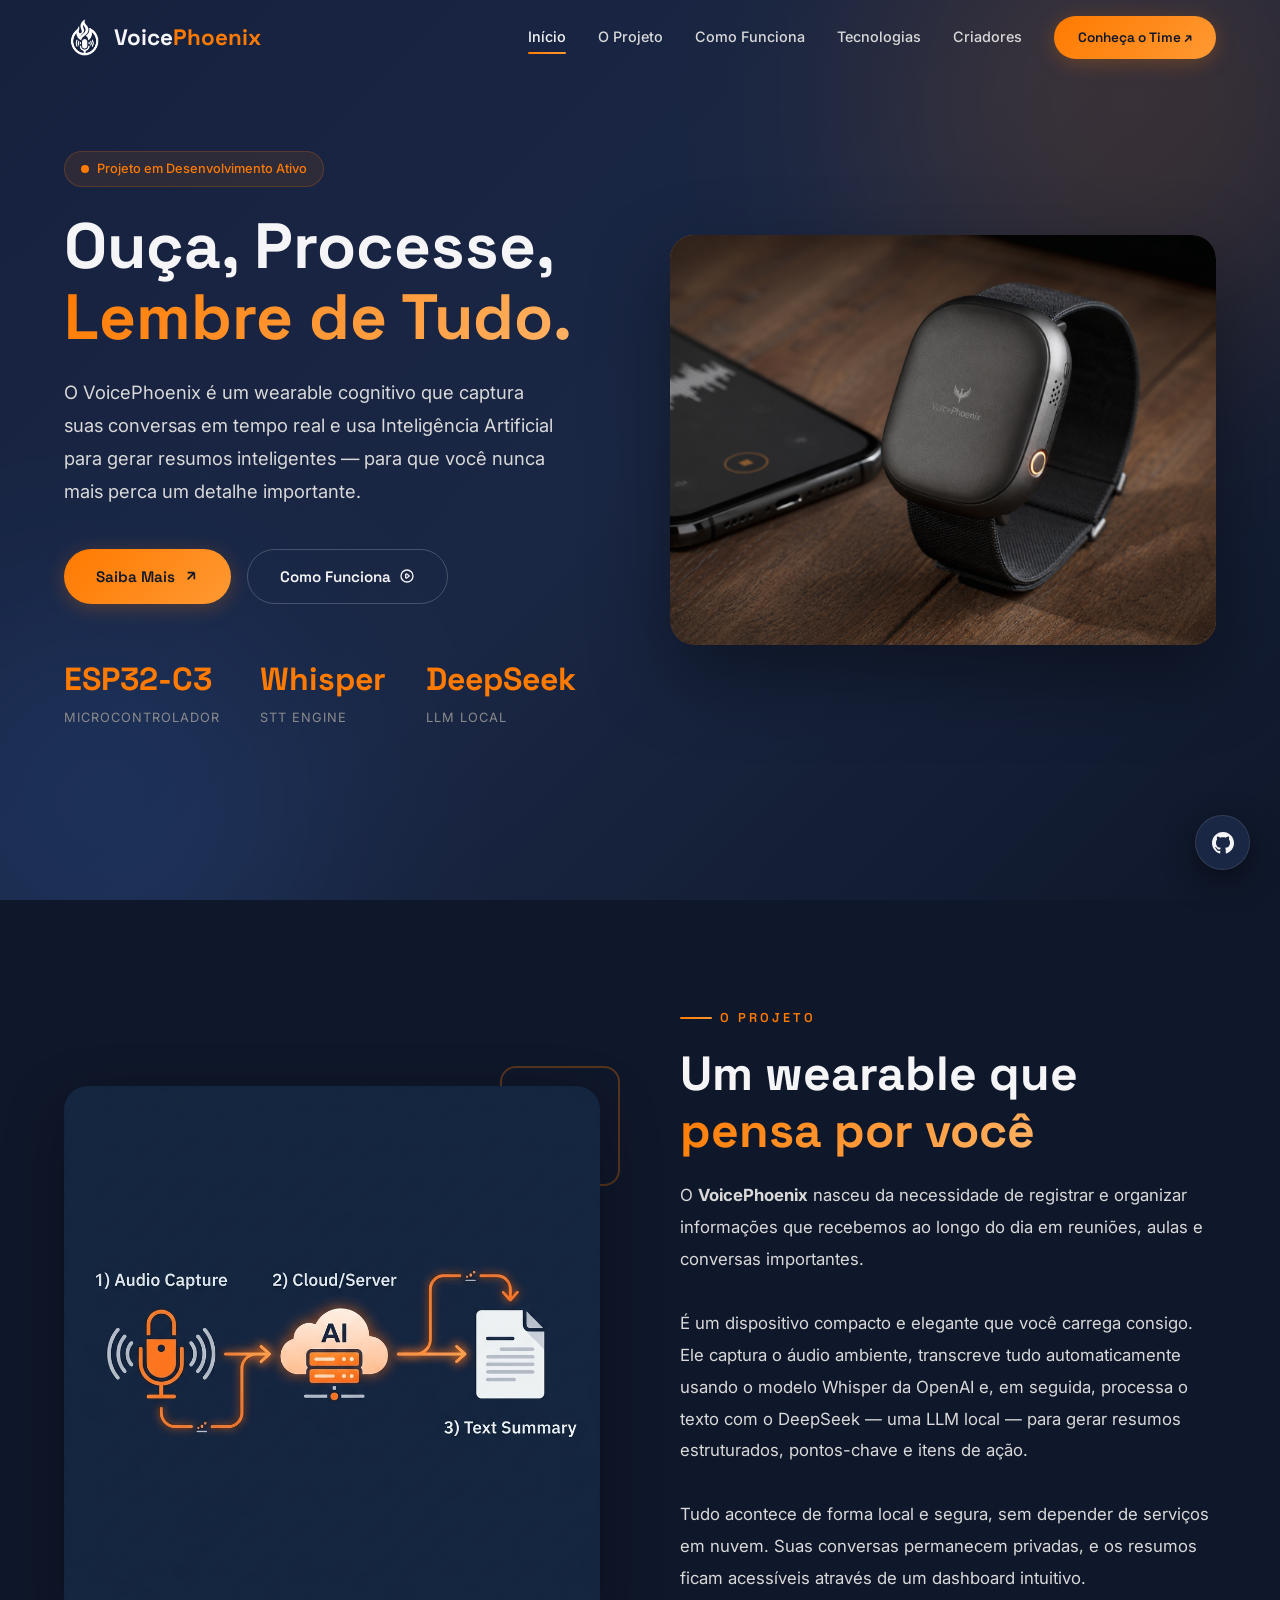
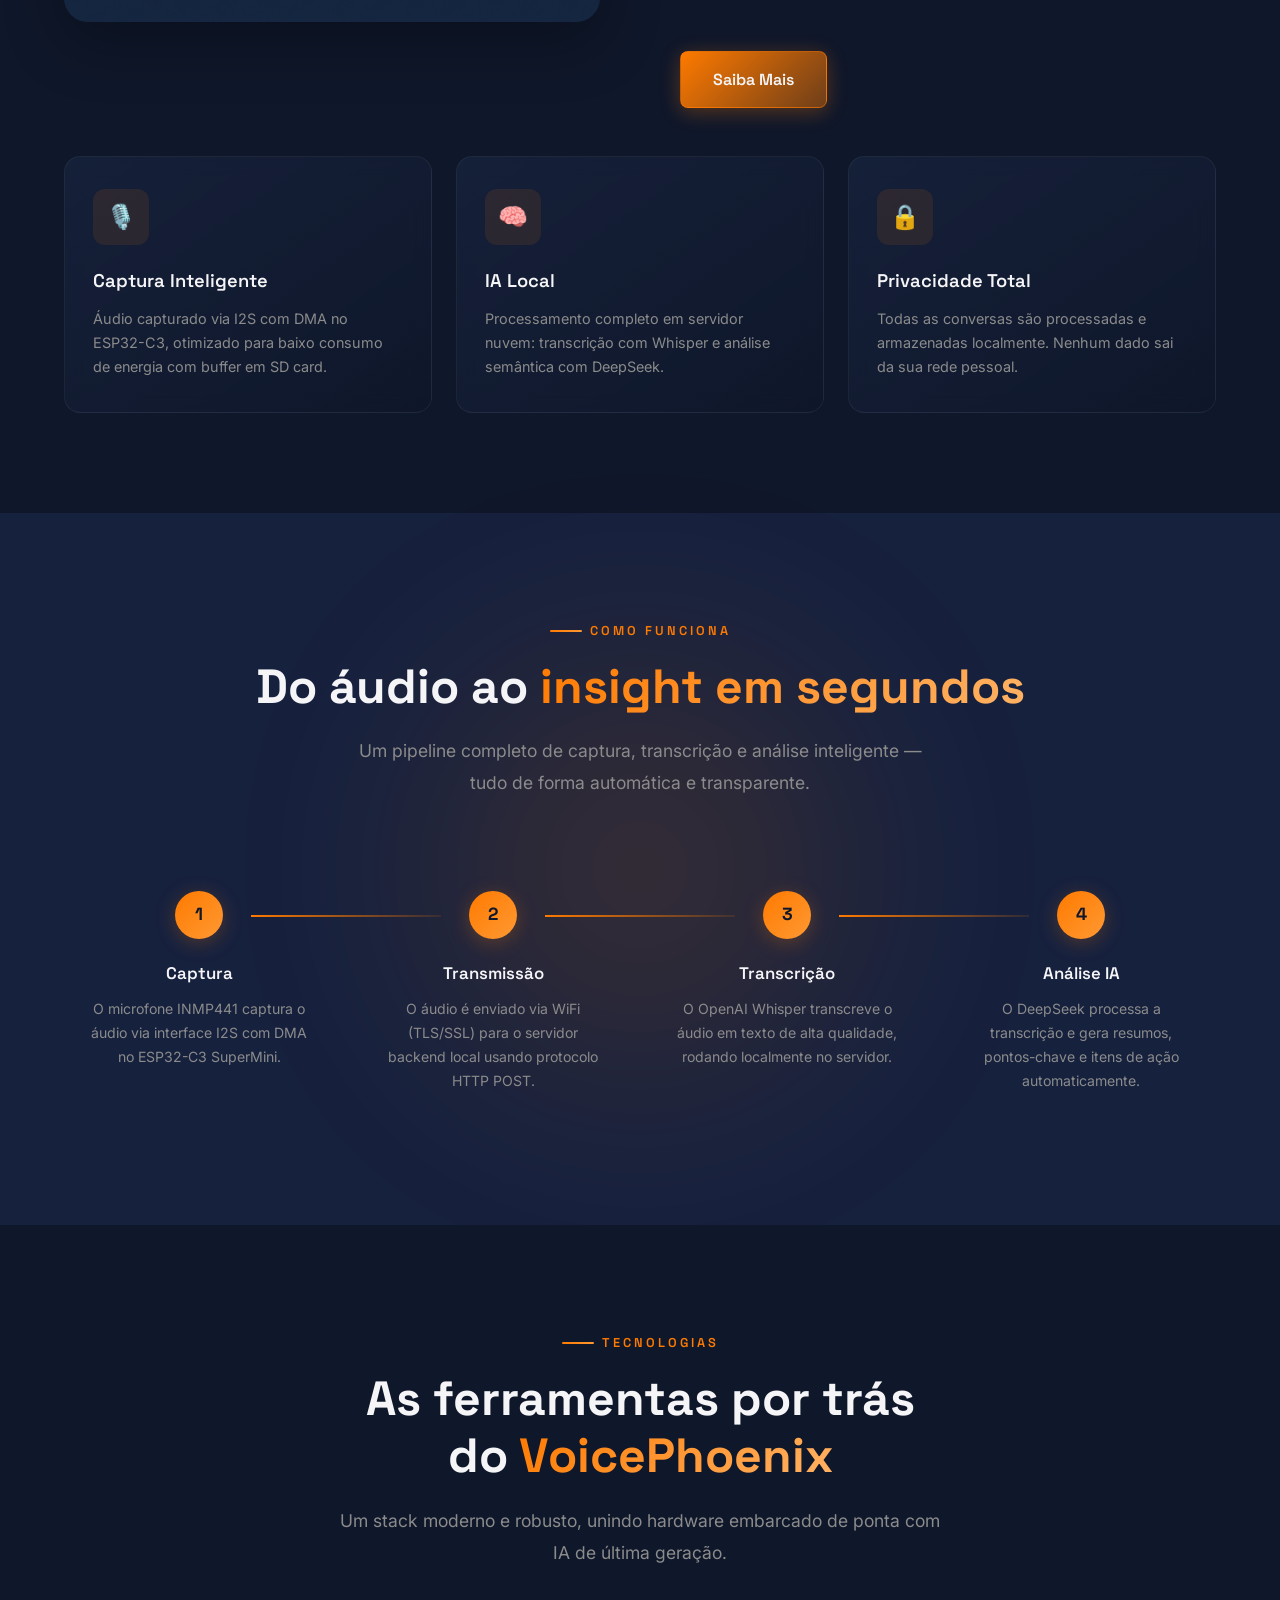
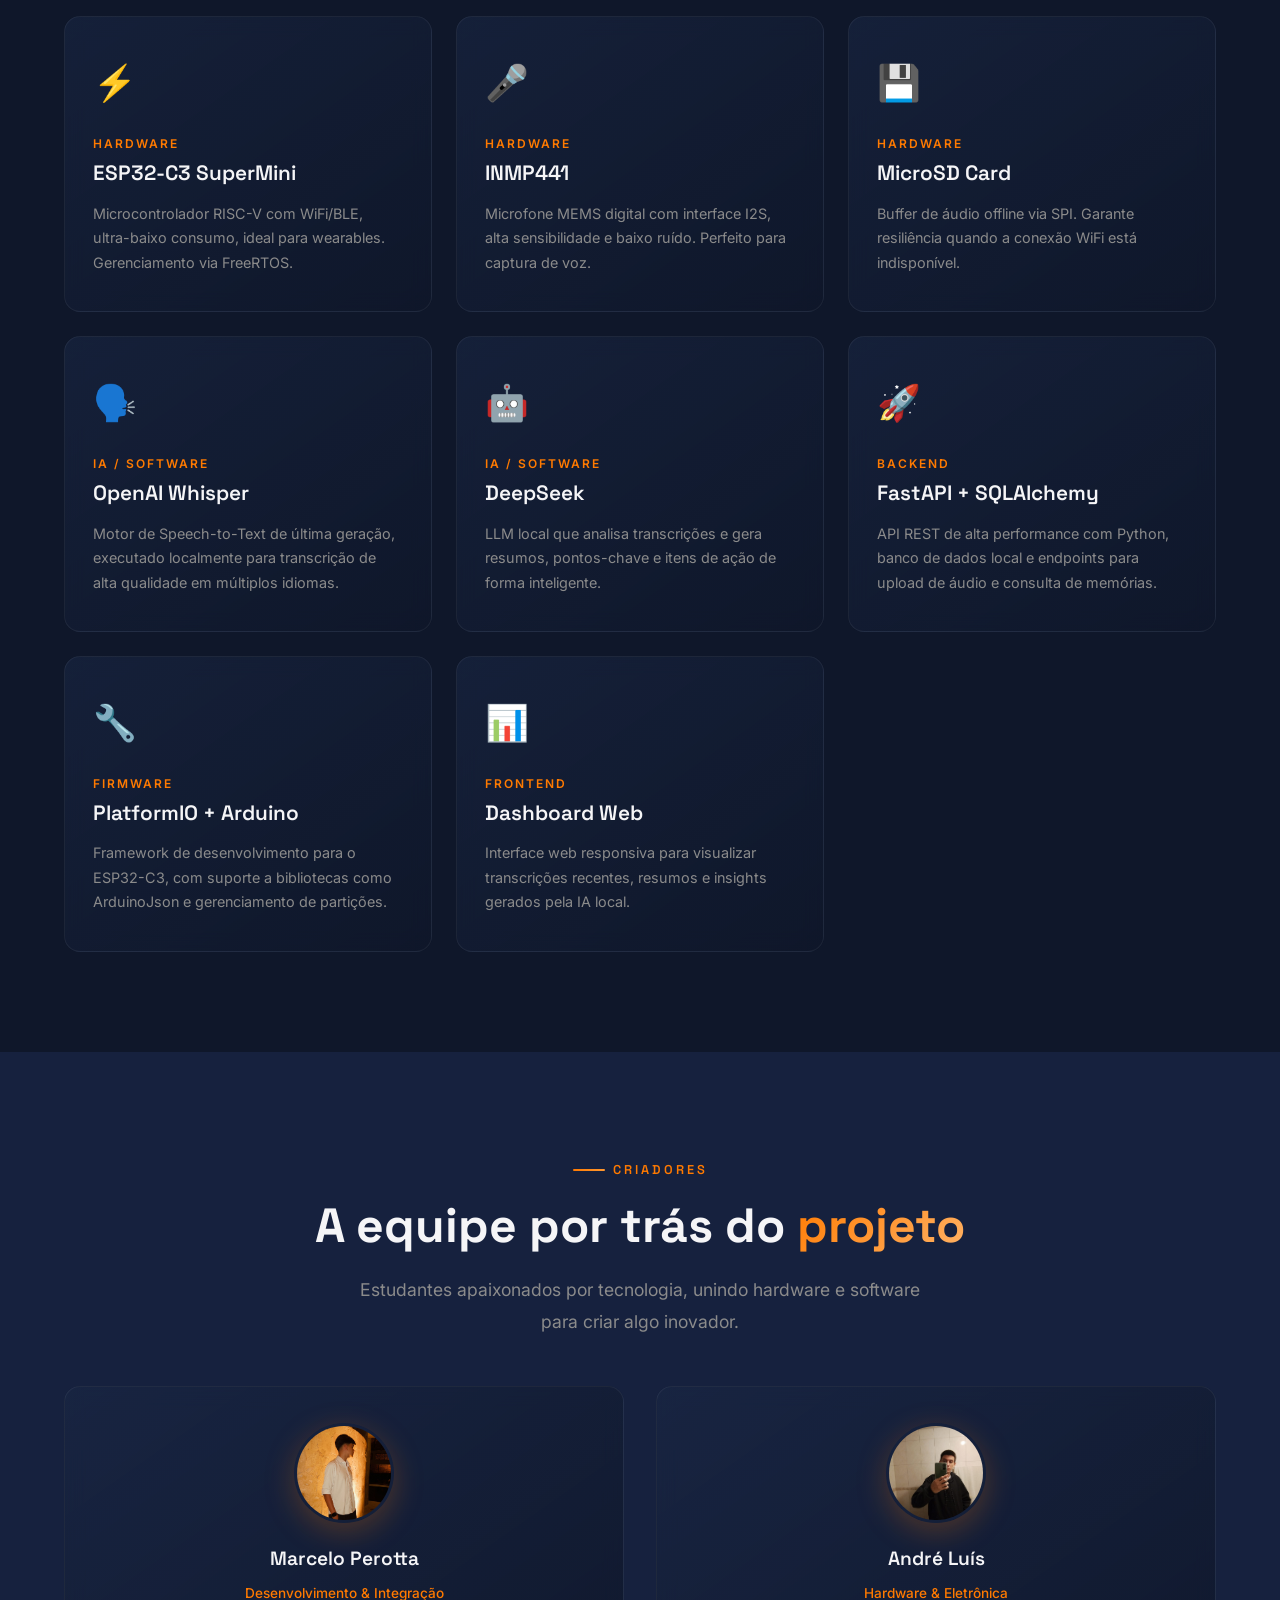
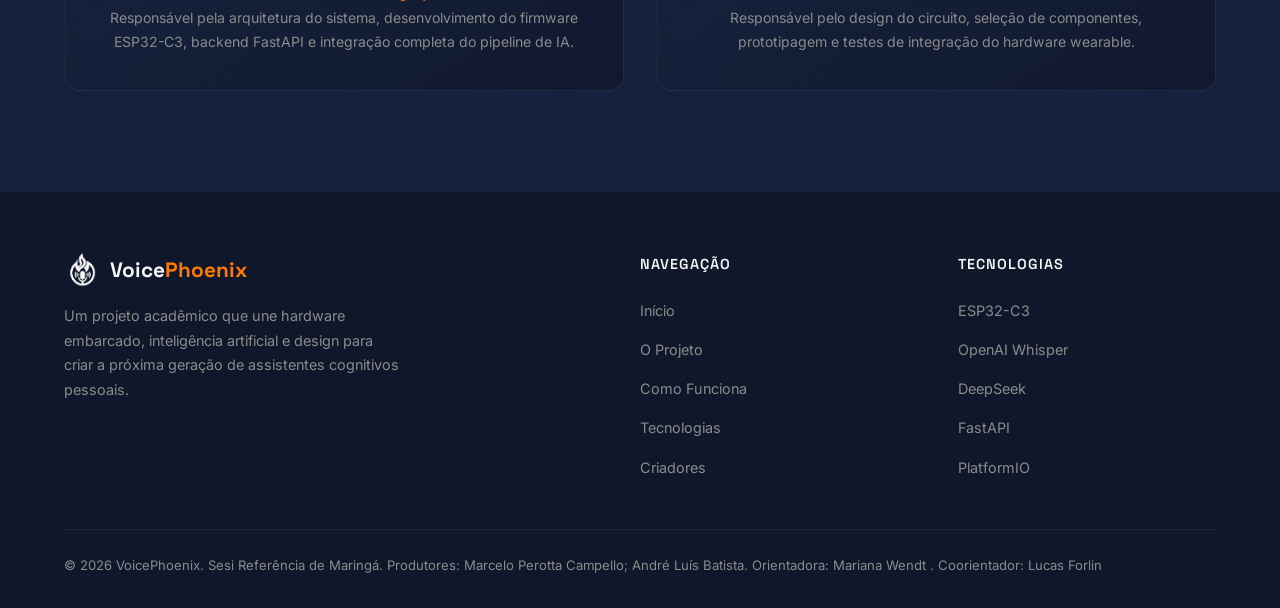
<file: index.html>
<!DOCTYPE html>
<html lang="pt-BR">

<head>
  <meta charset="UTF-8">
  <meta name="viewport" content="width=device-width, initial-scale=1.0">
  <meta name="description"
    content="VoicePhoenix — Assistente cognitivo wearable que captura conversas e gera resumos inteligentes com IA. Nunca mais perca um detalhe importante.">
  <meta name="keywords"
    content="VoicePhoenix, assistente cognitivo, wearable, IA, resumo de conversas, ESP32, Whisper, DeepSeek">
  <title>VoicePhoenix — Seu Assistente Cognitivo com IA</title>
  <link rel="stylesheet" href="style.css">
  <link rel="icon" type="image/png" href="assets/images/logo.png">
</head>

<body>
  <!-- ===================== NAVBAR ===================== -->
  <nav class="navbar" id="navbar">
    <div class="container">
      <a href="#hero" class="navbar__logo">
        <img src="assets/images/logo.png" alt="VoicePhoenix Logo">
        Voice<span>Phoenix</span>
      </a>

      <div class="navbar__links" id="navLinks">
        <a href="#hero" class="navbar__link active">Início</a>
        <a href="#about" class="navbar__link">O Projeto</a>
        <a href="#pipeline" class="navbar__link">Como Funciona</a>
        <a href="#tech" class="navbar__link">Tecnologias</a>
        <a href="#team" class="navbar__link">Criadores</a>
        <a href="#team" class="navbar__cta">Conheça o Time ↗</a>
      </div>

      <div class="navbar__toggle" id="navToggle" aria-label="Menu">
        <span></span>
        <span></span>
        <span></span>
      </div>
    </div>
  </nav>

  <!-- ===================== HERO ===================== -->
  <section class="hero section" id="hero">
    <!-- Background glows -->
    <div class="bg-glow bg-glow--orange" style="width:500px;height:500px;top:-150px;right:-100px;"></div>
    <div class="bg-glow bg-glow--navy" style="width:400px;height:400px;bottom:-100px;left:-100px;"></div>

    <div class="container">
      <div class="hero__grid">
        <div class="hero__content">
          <div class="hero__badge">
            <span class="pulse-dot"></span>
            Projeto em Desenvolvimento Ativo
          </div>

          <h1 class="hero__title">
            Ouça, Processe,<br>
            <span class="highlight">Lembre de Tudo.</span>
          </h1>

          <p class="hero__description">
            O VoicePhoenix é um wearable cognitivo que captura suas conversas em tempo real e usa Inteligência
            Artificial para gerar resumos inteligentes — para que você nunca mais perca um detalhe importante.
          </p>

          <div class="hero__buttons">
            <a href="#about" class="btn-primary">
              Saiba Mais
              <svg width="16" height="16" fill="none" viewBox="0 0 24 24" stroke="currentColor" stroke-width="2.5">
                <path d="M7 17L17 7M17 7H7M17 7v10" />
              </svg>
            </a>
            <a href="#pipeline" class="btn-secondary">
              Como Funciona
              <svg width="16" height="16" fill="none" viewBox="0 0 24 24" stroke="currentColor" stroke-width="2">
                <path
                  d="M14.752 11.168l-3.197-2.132A1 1 0 0010 9.87v4.263a1 1 0 001.555.832l3.197-2.132a1 1 0 000-1.664z" />
                <path d="M21 12a9 9 0 11-18 0 9 9 0 0118 0z" />
              </svg>
            </a>
          </div>

          <div class="hero__stats">
            <div class="hero__stat">
              <div class="hero__stat-value">ESP32-C3</div>
              <div class="hero__stat-label">Microcontrolador</div>
            </div>
            <div class="hero__stat">
              <div class="hero__stat-value">Whisper</div>
              <div class="hero__stat-label">STT Engine</div>
            </div>
            <div class="hero__stat">
              <div class="hero__stat-value">DeepSeek</div>
              <div class="hero__stat-label">LLM Local</div>
            </div>
          </div>
        </div>

        <div class="hero__visual">
          <div class="hero__image-wrapper">
            <img src="assets/images/hero.png" alt="VoicePhoenix — Dispositivo wearable cognitivo com IA">
          </div>
        </div>
      </div>
    </div>
  </section>

  <!-- ===================== ABOUT ===================== -->
  <section class="about section" id="about">
    <div class="container">
      <div class="about__grid reveal">
        <div class="about__image">
          <img src="assets/images/pipeline.png" alt="Pipeline de processamento VoicePhoenix">
        </div>

        <div class="about__content">
          <span class="section-label">O Projeto</span>
          <h2 class="section-title">
            Um wearable que<br><span class="highlight">pensa por você</span>
          </h2>
          <p class="about__text">
            O <strong>VoicePhoenix</strong> nasceu da necessidade de registrar e organizar informações que recebemos ao
            longo do dia em reuniões, aulas e conversas importantes.
          </p>
          <p class="about__text">
            É um dispositivo compacto e elegante que você carrega consigo. Ele captura o áudio ambiente, transcreve tudo
            automaticamente usando o modelo Whisper da OpenAI e, em seguida, processa o texto com o DeepSeek — uma LLM
            local — para gerar resumos estruturados, pontos-chave e itens de ação.
          </p>
          <p class="about__text">
            Tudo acontece de forma local e segura, sem depender de serviços em nuvem. Suas conversas permanecem
            privadas, e os resumos ficam acessíveis através de um dashboard intuitivo.
          </p>
          <a href="projeto.html" class="btn-saibamais">Saiba Mais</a>
        </div>
      </div>

      <!-- Feature Cards -->
      <div class="features-grid reveal">
        <div class="feature-card">
          <div class="feature-card__icon">🎙️</div>
          <h3 class="feature-card__title">Captura Inteligente</h3>
          <p class="feature-card__text">Áudio capturado via I2S com DMA no ESP32-C3, otimizado para baixo consumo de
            energia com buffer em SD card.</p>
        </div>

        <div class="feature-card">
          <div class="feature-card__icon">🧠</div>
          <h3 class="feature-card__title">IA Local</h3>
          <p class="feature-card__text">Processamento completo em servidor nuvem: transcrição com Whisper e análise
            semântica com DeepSeek.</p>
        </div>

        <div class="feature-card">
          <div class="feature-card__icon">🔒</div>
          <h3 class="feature-card__title">Privacidade Total</h3>
          <p class="feature-card__text">Todas as conversas são processadas e armazenadas localmente. Nenhum dado sai da
            sua rede pessoal.</p>
        </div>
      </div>
    </div>
  </section>

  <!-- ===================== PIPELINE / COMO FUNCIONA ===================== -->
  <section class="pipeline section" id="pipeline">
    <div class="bg-glow bg-glow--orange"
      style="width:400px;height:400px;top:50%;left:50%;transform:translate(-50%,-50%);"></div>

    <div class="container">
      <div style="text-align:center;" class="reveal">
        <span class="section-label">Como Funciona</span>
        <h2 class="section-title">
          Do áudio ao <span class="highlight">insight em segundos</span>
        </h2>
        <p class="section-subtitle" style="margin:0 auto;">
          Um pipeline completo de captura, transcrição e análise inteligente — tudo de forma automática e transparente.
        </p>
      </div>

      <div class="steps reveal">
        <div class="step">
          <div class="step__number">1</div>
          <h3 class="step__title">Captura</h3>
          <p class="step__text">O microfone INMP441 captura o áudio via interface I2S com DMA no ESP32-C3 SuperMini.</p>
        </div>

        <div class="step">
          <div class="step__number">2</div>
          <h3 class="step__title">Transmissão</h3>
          <p class="step__text">O áudio é enviado via WiFi (TLS/SSL) para o servidor backend local usando protocolo HTTP
            POST.</p>
        </div>

        <div class="step">
          <div class="step__number">3</div>
          <h3 class="step__title">Transcrição</h3>
          <p class="step__text">O OpenAI Whisper transcreve o áudio em texto de alta qualidade, rodando localmente no
            servidor.</p>
        </div>

        <div class="step">
          <div class="step__number">4</div>
          <h3 class="step__title">Análise IA</h3>
          <p class="step__text">O DeepSeek processa a transcrição e gera resumos, pontos-chave e itens de ação
            automaticamente.</p>
        </div>
      </div>
    </div>
  </section>

  <!-- ===================== TECH STACK ===================== -->
  <section class="tech section" id="tech">
    <div class="container">
      <div style="text-align:center;" class="reveal">
        <span class="section-label">Tecnologias</span>
        <h2 class="section-title">
          As ferramentas por trás<br>do <span class="highlight">VoicePhoenix</span>
        </h2>
        <p class="section-subtitle" style="margin:0 auto;">
          Um stack moderno e robusto, unindo hardware embarcado de ponta com IA de última geração.
        </p>
      </div>

      <div class="tech-grid reveal">
        <!-- Hardware -->
        <div class="tech-card">
          <span class="tech-card__icon">⚡</span>
          <span class="tech-card__category">Hardware</span>
          <h3 class="tech-card__name">ESP32-C3 SuperMini</h3>
          <p class="tech-card__description">Microcontrolador RISC-V com WiFi/BLE, ultra-baixo consumo, ideal para
            wearables. Gerenciamento via FreeRTOS.</p>
        </div>

        <div class="tech-card">
          <span class="tech-card__icon">🎤</span>
          <span class="tech-card__category">Hardware</span>
          <h3 class="tech-card__name">INMP441</h3>
          <p class="tech-card__description">Microfone MEMS digital com interface I2S, alta sensibilidade e baixo ruído.
            Perfeito para captura de voz.</p>
        </div>

        <div class="tech-card">
          <span class="tech-card__icon">💾</span>
          <span class="tech-card__category">Hardware</span>
          <h3 class="tech-card__name">MicroSD Card</h3>
          <p class="tech-card__description">Buffer de áudio offline via SPI. Garante resiliência quando a conexão WiFi
            está indisponível.</p>
        </div>

        <!-- Software -->
        <div class="tech-card">
          <span class="tech-card__icon">🗣️</span>
          <span class="tech-card__category">IA / Software</span>
          <h3 class="tech-card__name">OpenAI Whisper</h3>
          <p class="tech-card__description">Motor de Speech-to-Text de última geração, executado localmente para
            transcrição de alta qualidade em múltiplos idiomas.</p>
        </div>

        <div class="tech-card">
          <span class="tech-card__icon">🤖</span>
          <span class="tech-card__category">IA / Software</span>
          <h3 class="tech-card__name">DeepSeek</h3>
          <p class="tech-card__description">LLM local que analisa transcrições e gera resumos, pontos-chave e itens de
            ação de forma inteligente.</p>
        </div>

        <div class="tech-card">
          <span class="tech-card__icon">🚀</span>
          <span class="tech-card__category">Backend</span>
          <h3 class="tech-card__name">FastAPI + SQLAlchemy</h3>
          <p class="tech-card__description">API REST de alta performance com Python, banco de dados local e endpoints
            para upload de áudio e consulta de memórias.</p>
        </div>

        <div class="tech-card">
          <span class="tech-card__icon">🔧</span>
          <span class="tech-card__category">Firmware</span>
          <h3 class="tech-card__name">PlatformIO + Arduino</h3>
          <p class="tech-card__description">Framework de desenvolvimento para o ESP32-C3, com suporte a bibliotecas como
            ArduinoJson e gerenciamento de partições.</p>
        </div>

        <div class="tech-card">
          <span class="tech-card__icon">📊</span>
          <span class="tech-card__category">Frontend</span>
          <h3 class="tech-card__name">Dashboard Web</h3>
          <p class="tech-card__description">Interface web responsiva para visualizar transcrições recentes, resumos e
            insights gerados pela IA local.</p>
        </div>
      </div>
    </div>
  </section>

  <!-- ===================== TEAM / CRIADORES ===================== -->
  <section class="team section" id="team">
    <div class="container">
      <div style="text-align:center;" class="reveal">
        <span class="section-label">Criadores</span>
        <h2 class="section-title">
          A equipe por trás do <span class="highlight">projeto</span>
        </h2>
        <p class="section-subtitle" style="margin:0 auto;">
          Estudantes apaixonados por tecnologia, unindo hardware e software para criar algo inovador.
        </p>
      </div>

      <div class="team-grid reveal">
        <a href="criadores.html" style="text-decoration: none; color: inherit; display: block;">
          <div class="team-card">
            <img class="team-card__avatar team-card__avatar--photo team-card__avatar--marcelo"
              src="assets/images/marcelo.jpeg" alt="Marcelo Perotta">
            <h3 class="team-card__name">Marcelo Perotta</h3>
            <span class="team-card__role">Desenvolvimento & Integração</span>
            <p class="team-card__bio">Responsável pela arquitetura do sistema, desenvolvimento do firmware ESP32-C3,
              backend FastAPI e integração completa do pipeline de IA.</p>
          </div>
        </a>

        <a href="criadores.html" style="text-decoration: none; color: inherit; display: block;">
          <div class="team-card">
            <img class="team-card__avatar team-card__avatar--photo team-card__avatar--andre"
              src="assets/images/andre.jpeg" alt="André Luís">
            <h3 class="team-card__name">André Luís</h3>
            <span class="team-card__role">Hardware & Eletrônica</span>
            <p class="team-card__bio">Responsável pelo design do circuito, seleção de componentes, prototipagem e testes
              de integração do hardware wearable.</p>
          </div>
        </a>
      </div>
    </div>
  </section>

  <!-- ===================== FOOTER ===================== -->
  <footer class="footer" id="footer">
    <div class="container">
      <div class="footer__grid">
        <div class="footer__brand">
          <div class="footer__logo">
            <img src="assets/images/logo.png" alt="VoicePhoenix">
            Voice<span>Phoenix</span>
          </div>
          <p class="footer__description">
            Um projeto acadêmico que une hardware embarcado, inteligência artificial e design para criar a próxima
            geração de assistentes cognitivos pessoais.
          </p>
        </div>

        <div>
          <h4 class="footer__heading">Navegação</h4>
          <ul class="footer__link-list">
            <li><a href="#hero" class="footer__link">Início</a></li>
            <li><a href="#about" class="footer__link">O Projeto</a></li>
            <li><a href="#pipeline" class="footer__link">Como Funciona</a></li>
            <li><a href="#tech" class="footer__link">Tecnologias</a></li>
            <li><a href="#team" class="footer__link">Criadores</a></li>
          </ul>
        </div>

        <div>
          <h4 class="footer__heading">Tecnologias</h4>
          <ul class="footer__link-list">
            <li><a href="#tech" class="footer__link">ESP32-C3</a></li>
            <li><a href="#tech" class="footer__link">OpenAI Whisper</a></li>
            <li><a href="#tech" class="footer__link">DeepSeek</a></li>
            <li><a href="#tech" class="footer__link">FastAPI</a></li>
            <li><a href="#tech" class="footer__link">PlatformIO</a></li>
          </ul>
        </div>
      </div>

      <div class="footer__bottom">
        <p class="footer__copy">© 2026 VoicePhoenix. Sesi Referência de Maringá. Produtores: Marcelo Perotta Campello;
          André Luís Batista. Orientadora: Mariana Wendt . Coorientador: Lucas Forlin </p>

      </div>
    </div>
  </footer>

  <a href="https://github.com/MarPerCam/VoicePhoenix" target="_blank" class="github-floating" aria-label="GitHub">
    <svg width="22" height="22" fill="currentColor" viewBox="0 0 24 24">
      <path
        d="M12 0c-6.626 0-12 5.373-12 12 0 5.302 3.438 9.8 8.207 11.387.599.111.793-.261.793-.577v-2.234c-3.338.726-4.033-1.416-4.033-1.416-.546-1.387-1.333-1.756-1.333-1.756-1.089-.745.083-.729.083-.729 1.205.084 1.839 1.237 1.839 1.237 1.07 1.834 2.807 1.304 3.492.997.107-.775.418-1.305.762-1.604-2.665-.305-5.467-1.334-5.467-5.931 0-1.311.469-2.381 1.236-3.221-.124-.303-.535-1.524.117-3.176 0 0 1.008-.322 3.301 1.23.957-.266 1.983-.399 3.003-.404 1.02.005 2.047.138 3.006.404 2.291-1.552 3.297-1.23 3.297-1.23.653 1.653.242 2.874.118 3.176.77.84 1.235 1.911 1.235 3.221 0 4.609-2.807 5.624-5.479 5.921.43.372.823 1.102.823 2.222v3.293c0 .319.192.694.801.576 4.765-1.589 8.199-6.086 8.199-11.386 0-6.627-5.373-12-12-12z" />
    </svg>
  </a>

  <script src="script.js"></script>
</body>

</html>
</file>
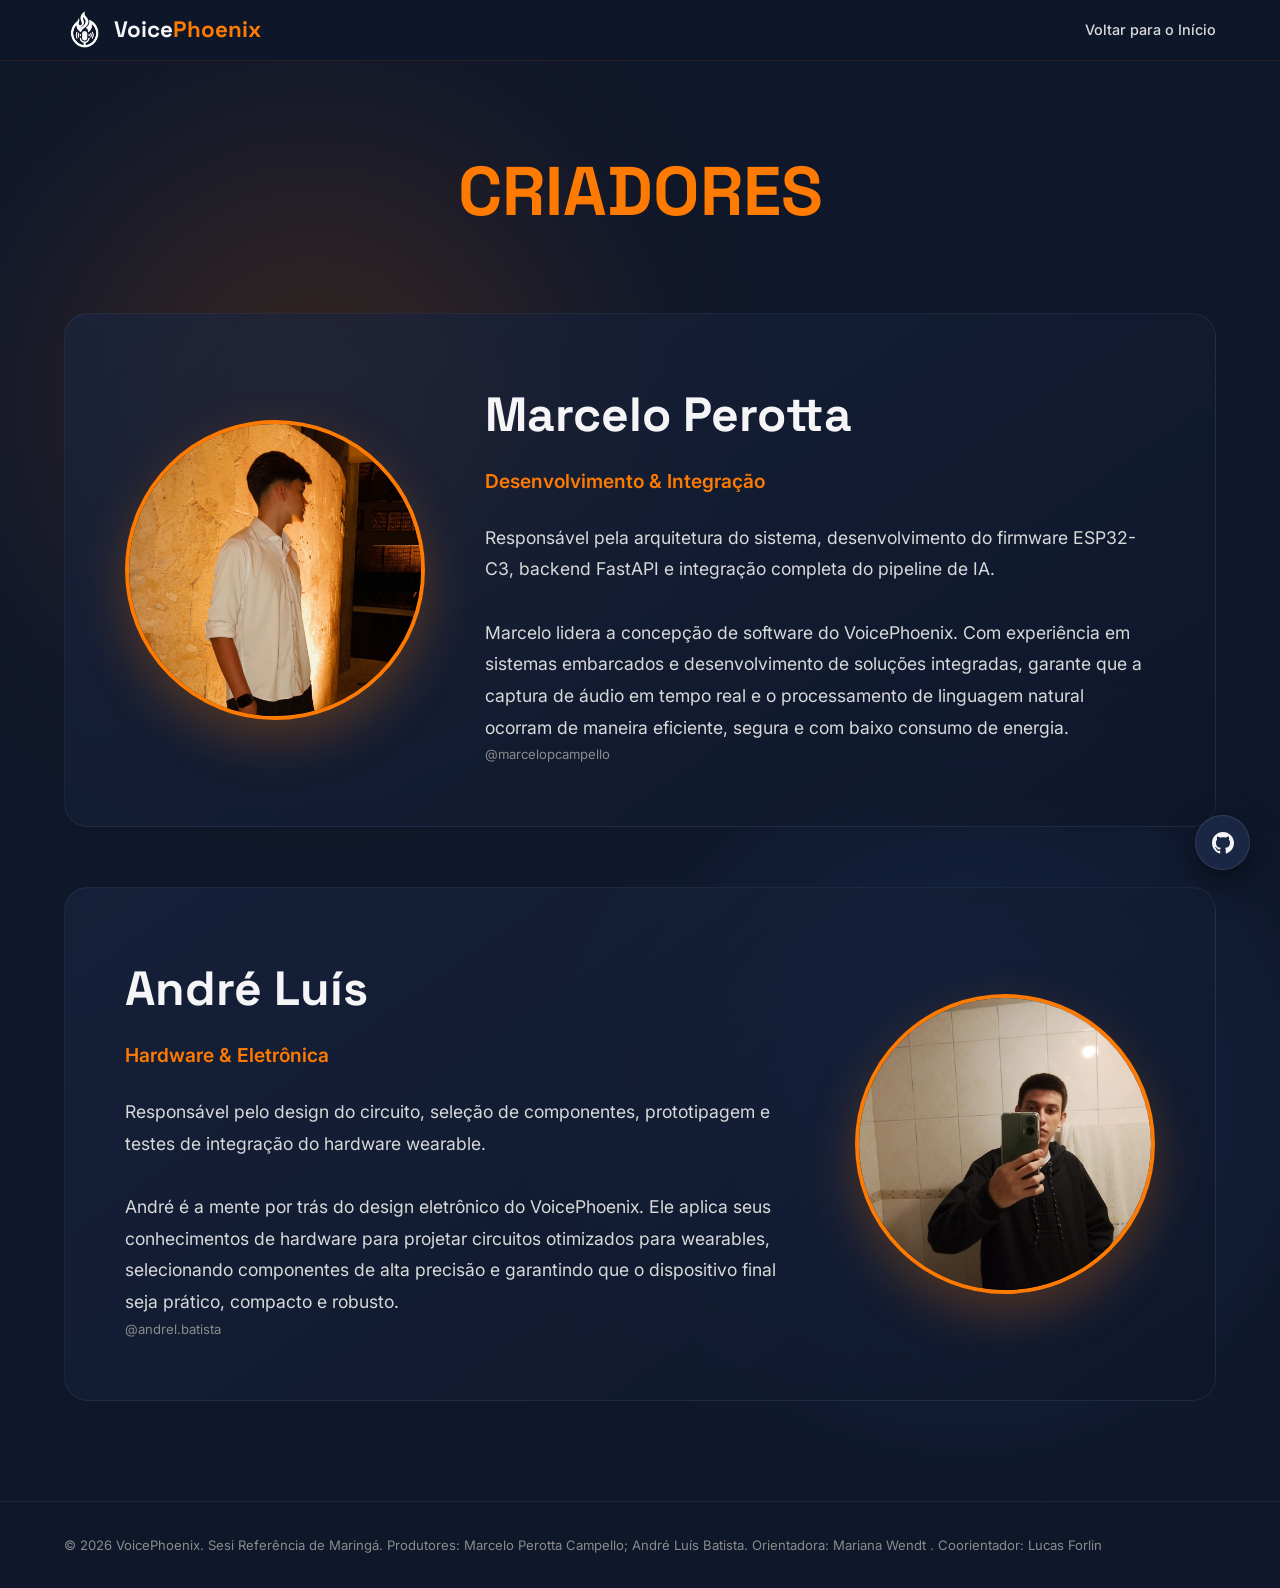
<file: criadores.html>
<!DOCTYPE html>
<html lang="pt-BR">

<head>
  <meta charset="UTF-8">
  <meta name="viewport" content="width=device-width, initial-scale=1.0">
  <title>Criadores — VoicePhoenix</title>
  <link rel="stylesheet" href="style.css">
  <link rel="icon" type="image/png" href="assets/images/logo.png">
</head>

<body>
  <!-- ===================== NAVBAR ===================== -->
  <nav class="navbar scrolled" id="navbar">
    <div class="container">
      <a href="index.html" class="navbar__logo">
        <img src="assets/images/logo.png" alt="VoicePhoenix Logo">
        Voice<span>Phoenix</span>
      </a>
      <div class="navbar__links" id="navLinks" style="display: flex;">
        <a href="index.html" class="navbar__link">Voltar para o Início</a>
      </div>
    </div>
  </nav>

  <!-- ===================== CREATORS ===================== -->
  <section class="creators-section section">
    <div class="bg-glow bg-glow--orange" style="width:500px;height:500px;top:10%;left:5%;"></div>
    <div class="bg-glow bg-glow--navy" style="width:500px;height:500px;bottom:10%;right:5%;"></div>
    <div class="container">
      <div style="text-align:center; margin-bottom: 60px;" class="reveal visible">
        <h1 class="section-title" style="display: inline-block; color: var(--orange); font-size: 4.3rem;">CRIADORES</h1>
      </div>

      <!-- Marcelo Perotta -->
      <div class="profile-card reveal visible">
        <img src="assets/images/marcelo.jpeg" alt="Marcelo Perotta"
          class="profile-card__img profile-card__img--marcelo">
        <div class="profile-card__info">
          <h1>Marcelo Perotta</h1>
          <span class="profile-card__role">Desenvolvimento & Integração</span>
          <p class="profile-card__bio">
            Responsável pela arquitetura do sistema, desenvolvimento do firmware ESP32-C3, backend FastAPI e integração
            completa do pipeline de IA.<br><br>
            Marcelo lidera a concepção de software do VoicePhoenix. Com experiência em sistemas embarcados e
            desenvolvimento de soluções integradas, garante que a captura de áudio em tempo real e o processamento de
            linguagem natural ocorram de maneira eficiente, segura e com baixo consumo de energia.
          <p class="footer__copy">@marcelopcampello
          </p>
        </div>
      </div>

      <!-- André Luís -->
      <div class="profile-card profile-card--reverse reveal visible">
        <img src="assets/images/andre.jpeg" alt="André Luís" class="profile-card__img profile-card__img--andre">
        <div class="profile-card__info">
          <h1>André Luís</h1>
          <span class="profile-card__role">Hardware & Eletrônica</span>
          <p class="profile-card__bio">
            Responsável pelo design do circuito, seleção de componentes, prototipagem e testes de integração do hardware
            wearable.<br><br>
            André é a mente por trás do design eletrônico do VoicePhoenix. Ele aplica seus conhecimentos de hardware
            para projetar circuitos otimizados para wearables, selecionando componentes de alta precisão e garantindo
            que o dispositivo final seja prático, compacto e robusto.
          <p class="footer__copy">@andrel.batista
          </p>
        </div>
      </div>

    </div>
  </section>

  <!-- ===================== FOOTER ===================== -->
  <footer class="footer" style="padding-top: 32px; border-top: 1px solid rgba(255, 255, 255, 0.06);">
    <div class="container">
      <div class="footer__bottom" style="border-top: none; padding-top: 0;">
        <p class="footer__copy">© 2026 VoicePhoenix. Sesi Referência de Maringá. Produtores: Marcelo Perotta Campello;
          André Luís Batista. Orientadora: Mariana Wendt . Coorientador: Lucas Forlin
        </p>
      </div>
    </div>
  </footer>

  <a href="https://github.com/MarPerCam/VoicePhoenix" target="_blank" class="github-floating" aria-label="GitHub">
    <svg width="22" height="22" fill="currentColor" viewBox="0 0 24 24">
      <path
        d="M12 0c-6.626 0-12 5.373-12 12 0 5.302 3.438 9.8 8.207 11.387.599.111.793-.261.793-.577v-2.234c-3.338.726-4.033-1.416-4.033-1.416-.546-1.387-1.333-1.756-1.333-1.756-1.089-.745.083-.729.083-.729 1.205.084 1.839 1.237 1.839 1.237 1.07 1.834 2.807 1.304 3.492.997.107-.775.418-1.305.762-1.604-2.665-.305-5.467-1.334-5.467-5.931 0-1.311.469-2.381 1.236-3.221-.124-.303-.535-1.524.117-3.176 0 0 1.008-.322 3.301 1.23.957-.266 1.983-.399 3.003-.404 1.02.005 2.047.138 3.006.404 2.291-1.552 3.297-1.23 3.297-1.23.653 1.653.242 2.874.118 3.176.77.84 1.235 1.911 1.235 3.221 0 4.609-2.807 5.624-5.479 5.921.43.372.823 1.102.823 2.222v3.293c0 .319.192.694.801.576 4.765-1.589 8.199-6.086 8.199-11.386 0-6.627-5.373-12-12-12z" />
    </svg>
  </a>
</body>

</html>
</file>
<file: style.css>
/* ============================================
   VoicePhoenix — Design System & Global Styles
   ============================================ */

/* Google Fonts */
@import url('https://fonts.googleapis.com/css2?family=Inter:wght@300;400;500;600;700;800;900&family=Space+Grotesk:wght@400;500;600;700&display=swap');

/* ---------- CSS Variables ---------- */
:root {
  /* Brand Colors */
  --navy: #16213e;
  --navy-light: #1a2744;
  --navy-dark: #0f172a;
  --orange: #ff7a00;
  --orange-glow: rgba(255, 122, 0, 0.25);
  --orange-light: #ff9933;
  --gray: #d9d9d9;
  --gray-dark: #8b8b8b;
  --white: #f5f5f7;
  --white-pure: #ffffff;

  /* Gradients */
  --gradient-hero: linear-gradient(135deg, #16213e 0%, #1a2744 50%, #0f172a 100%);
  --gradient-card: linear-gradient(145deg, rgba(26, 39, 68, 0.6) 0%, rgba(15, 23, 42, 0.8) 100%);
  --gradient-orange: linear-gradient(135deg, #ff7a00, #ff9933);
  --gradient-text: linear-gradient(135deg, #ff7a00, #ffb366);

  /* Typography */
  --font-heading: 'Space Grotesk', sans-serif;
  --font-body: 'Inter', sans-serif;

  /* Sizing */
  --container-max: 1200px;
  --section-padding: 100px;
  --border-radius: 16px;
  --border-radius-sm: 8px;
  --border-radius-lg: 24px;

  /* Transitions */
  --transition-fast: 0.2s cubic-bezier(0.4, 0, 0.2, 1);
  --transition-smooth: 0.4s cubic-bezier(0.4, 0, 0.2, 1);
  --transition-spring: 0.5s cubic-bezier(0.34, 1.56, 0.64, 1);
}

/* ---------- Reset & Base ---------- */
*,
*::before,
*::after {
  margin: 0;
  padding: 0;
  box-sizing: border-box;
}

html {
  scroll-behavior: smooth;
  scroll-padding-top: 80px;
  font-size: 16px;
}

body {
  font-family: var(--font-body);
  background-color: var(--navy-dark);
  color: var(--white);
  line-height: 1.7;
  overflow-x: hidden;
  -webkit-font-smoothing: antialiased;
  -moz-osx-font-smoothing: grayscale;
}

img {
  max-width: 100%;
  height: auto;
  display: block;
}

a {
  color: inherit;
  text-decoration: none;
}

ul {
  list-style: none;
}

/* ---------- Utility Classes ---------- */
.container {
  width: 100%;
  max-width: var(--container-max);
  margin: 0 auto;
  padding: 0 24px;
}

.section {
  padding: var(--section-padding) 0;
  position: relative;
}

.section-label {
  display: inline-flex;
  align-items: center;
  gap: 8px;
  font-family: var(--font-heading);
  font-size: 0.8rem;
  font-weight: 600;
  text-transform: uppercase;
  letter-spacing: 3px;
  color: var(--orange);
  margin-bottom: 16px;
}

.section-label::before {
  content: '';
  display: inline-block;
  width: 32px;
  height: 2px;
  background: var(--gradient-orange);
  border-radius: 2px;
}

.section-title {
  font-family: var(--font-heading);
  font-size: clamp(2rem, 4vw, 3rem);
  font-weight: 700;
  line-height: 1.2;
  color: var(--white);
  margin-bottom: 20px;
}

.section-title .highlight {
  background: var(--gradient-text);
  -webkit-background-clip: text;
  -webkit-text-fill-color: transparent;
  background-clip: text;
}

.section-subtitle {
  font-size: 1.1rem;
  color: var(--gray-dark);
  max-width: 600px;
  line-height: 1.8;
}

/* ---------- Background Effects ---------- */
.bg-glow {
  position: absolute;
  border-radius: 50%;
  filter: blur(120px);
  opacity: 0.15;
  pointer-events: none;
  z-index: 0;
}

.bg-glow--orange {
  background: var(--orange);
}

.bg-glow--navy {
  background: #3b82f6;
}

/* ---------- NAVBAR ---------- */
.navbar {
  position: fixed;
  top: 0;
  left: 0;
  right: 0;
  z-index: 1000;
  padding: 16px 0;
  transition: var(--transition-smooth);
  background: transparent;
}

.navbar.scrolled {
  background: rgba(15, 23, 42, 0.92);
  backdrop-filter: blur(20px);
  -webkit-backdrop-filter: blur(20px);
  border-bottom: 1px solid rgba(255, 122, 0, 0.1);
  padding: 10px 0;
}

.navbar .container {
  display: flex;
  align-items: center;
  justify-content: space-between;
}

.navbar__logo {
  display: flex;
  align-items: center;
  font-family: var(--font-heading);
  font-size: 1.4rem;
  font-weight: 700;
  color: var(--white);
}

.navbar__logo img {
  width: 40px;
  height: 40px;
  border-radius: 8px;
  margin-right: 10px;
}

.navbar__logo span {
  color: var(--orange);
}

.navbar__links {
  display: flex;
  align-items: center;
  gap: 32px;
}

.navbar__link {
  font-size: 0.9rem;
  font-weight: 500;
  color: var(--gray);
  transition: var(--transition-fast);
  position: relative;
}

.navbar__link::after {
  content: '';
  position: absolute;
  bottom: -4px;
  left: 0;
  width: 0;
  height: 2px;
  background: var(--gradient-orange);
  border-radius: 2px;
  transition: var(--transition-smooth);
}

.navbar__link:hover,
.navbar__link.active {
  color: var(--white);
}

.navbar__link:hover::after,
.navbar__link.active::after {
  width: 100%;
}

.navbar__cta {
  display: inline-flex;
  align-items: center;
  gap: 8px;
  padding: 10px 24px;
  background: var(--gradient-orange);
  color: var(--navy-dark);
  font-family: var(--font-heading);
  font-size: 0.85rem;
  font-weight: 600;
  border-radius: 50px;
  transition: var(--transition-smooth);
  box-shadow: 0 4px 20px var(--orange-glow);
}

.navbar__cta:hover {
  transform: translateY(-2px);
  box-shadow: 0 8px 30px rgba(255, 122, 0, 0.4);
}

/* Mobile Menu Toggle */
.navbar__toggle {
  display: none;
  flex-direction: column;
  gap: 5px;
  cursor: pointer;
  padding: 4px;
  z-index: 1001;
}

.navbar__toggle span {
  display: block;
  width: 24px;
  height: 2px;
  background: var(--white);
  border-radius: 2px;
  transition: var(--transition-fast);
}

/* ---------- HERO SECTION ---------- */
.hero {
  min-height: 100vh;
  display: flex;
  align-items: center;
  background: var(--gradient-hero);
  position: relative;
  overflow: hidden;
  padding-top: 80px;
}

.hero__grid {
  display: grid;
  grid-template-columns: 1fr 1fr;
  gap: 60px;
  align-items: center;
}

.hero__content {
  position: relative;
  z-index: 2;
}

.hero__badge {
  display: inline-flex;
  align-items: center;
  gap: 8px;
  padding: 6px 16px;
  background: rgba(255, 122, 0, 0.1);
  border: 1px solid rgba(255, 122, 0, 0.2);
  border-radius: 50px;
  font-size: 0.8rem;
  font-weight: 500;
  color: var(--orange);
  margin-bottom: 24px;
  animation: fadeInUp 0.6s ease-out;
}

.hero__badge .pulse-dot {
  width: 8px;
  height: 8px;
  background: var(--orange);
  border-radius: 50%;
  animation: pulse 2s infinite;
}

.hero__title {
  font-family: var(--font-heading);
  font-size: clamp(2.5rem, 5vw, 4rem);
  font-weight: 800;
  line-height: 1.1;
  margin-bottom: 24px;
  animation: fadeInUp 0.6s ease-out 0.1s both;
}

.hero__title .highlight {
  background: var(--gradient-text);
  -webkit-background-clip: text;
  -webkit-text-fill-color: transparent;
  background-clip: text;
}

.hero__description {
  font-size: 1.15rem;
  color: var(--gray);
  max-width: 500px;
  line-height: 1.8;
  margin-bottom: 40px;
  animation: fadeInUp 0.6s ease-out 0.2s both;
}

.hero__buttons {
  display: flex;
  gap: 16px;
  flex-wrap: wrap;
  animation: fadeInUp 0.6s ease-out 0.3s both;
}

.btn-primary {
  display: inline-flex;
  align-items: center;
  gap: 8px;
  padding: 14px 32px;
  background: var(--gradient-orange);
  color: var(--navy-dark);
  font-family: var(--font-heading);
  font-weight: 600;
  font-size: 0.95rem;
  border-radius: 50px;
  border: none;
  cursor: pointer;
  transition: var(--transition-smooth);
  box-shadow: 0 4px 20px var(--orange-glow);
}

.btn-primary:hover {
  transform: translateY(-3px);
  box-shadow: 0 8px 40px rgba(255, 122, 0, 0.45);
}

.btn-saibamais {
  display: inline-block;
  padding: 14px 32px;
  background: linear-gradient(135deg, var(--orange), rgba(255, 122, 0, 0.4));
  color: var(--white);
  font-family: var(--font-heading);
  font-weight: 600;
  font-size: 1rem;
  border-radius: 8px;
  border: 1px solid rgba(255, 122, 0, 0.5);
  cursor: pointer;
  transition: all 0.4s ease;
  box-shadow: 0 4px 20px rgba(255, 122, 0, 0.3);
  text-decoration: none;
  margin-top: 24px;
}
.btn-saibamais:hover {
  transform: scale(1.05);
  box-shadow: 0 8px 30px rgba(255, 122, 0, 0.5);
  background: linear-gradient(135deg, var(--orange-light), var(--orange));
  color: var(--white);
}

.btn-secondary {
  display: inline-flex;
  align-items: center;
  gap: 8px;
  padding: 14px 32px;
  background: transparent;
  color: var(--white);
  font-family: var(--font-heading);
  font-weight: 600;
  font-size: 0.95rem;
  border-radius: 50px;
  border: 1px solid rgba(255, 255, 255, 0.2);
  cursor: pointer;
  transition: var(--transition-smooth);
}

.btn-secondary:hover {
  border-color: var(--orange);
  color: var(--orange);
  transform: translateY(-3px);
}

.hero__visual {
  position: relative;
  z-index: 2;
  animation: fadeInRight 0.8s ease-out 0.3s both;
}

.hero__image-wrapper {
  position: relative;
  border-radius: var(--border-radius-lg);
  overflow: hidden;
  box-shadow: 0 30px 80px rgba(0, 0, 0, 0.4);
}

.hero__image-wrapper::before {
  content: '';
  position: absolute;
  inset: -2px;
  background: linear-gradient(135deg, var(--orange), transparent 50%, var(--orange));
  border-radius: inherit;
  z-index: -1;
  opacity: 0.5;
}

.hero__image-wrapper img {
  width: 100%;
  border-radius: var(--border-radius-lg);
}

/* Floating Stats on hero */
.hero__stats {
  display: flex;
  gap: 40px;
  margin-top: 48px;
  animation: fadeInUp 0.6s ease-out 0.5s both;
}

.hero__stat {
  text-align: left;
}

.hero__stat-value {
  font-family: var(--font-heading);
  font-size: 2rem;
  font-weight: 700;
  color: var(--orange);
}

.hero__stat-label {
  font-size: 0.8rem;
  color: var(--gray-dark);
  text-transform: uppercase;
  letter-spacing: 1px;
}

/* ---------- ABOUT / O PROJETO ---------- */
.about {
  background: var(--navy-dark);
}

.about__grid {
  display: grid;
  grid-template-columns: 1fr 1fr;
  gap: 80px;
  align-items: center;
}

.about__image {
  position: relative;
}

.about__image img {
  border-radius: var(--border-radius-lg);
  box-shadow: 0 20px 60px rgba(0, 0, 0, 0.3);
}

.about__image::after {
  content: '';
  position: absolute;
  top: -20px;
  right: -20px;
  width: 120px;
  height: 120px;
  border: 2px solid rgba(255, 122, 0, 0.3);
  border-radius: var(--border-radius);
  z-index: -1;
}

.about__text {
  font-size: 1.05rem;
  color: var(--gray);
  line-height: 1.9;
  margin-bottom: 32px;
}

/* Feature cards */
.features-grid {
  display: grid;
  grid-template-columns: repeat(3, 1fr);
  gap: 24px;
  margin-top: 48px;
}

.feature-card {
  background: var(--gradient-card);
  backdrop-filter: blur(10px);
  border: 1px solid rgba(255, 255, 255, 0.06);
  border-radius: var(--border-radius);
  padding: 32px 28px;
  transition: var(--transition-smooth);
  position: relative;
  overflow: hidden;
}

.feature-card::before {
  content: '';
  position: absolute;
  top: 0;
  left: 0;
  right: 0;
  height: 3px;
  background: var(--gradient-orange);
  transform: scaleX(0);
  transform-origin: left;
  transition: var(--transition-smooth);
}

.feature-card:hover {
  transform: translateY(-8px);
  border-color: rgba(255, 122, 0, 0.2);
  box-shadow: 0 20px 40px rgba(0, 0, 0, 0.3);
}

.feature-card:hover::before {
  transform: scaleX(1);
}

.feature-card__icon {
  width: 56px;
  height: 56px;
  display: flex;
  align-items: center;
  justify-content: center;
  background: rgba(255, 122, 0, 0.1);
  border-radius: 12px;
  margin-bottom: 20px;
  font-size: 1.5rem;
}

.feature-card__title {
  font-family: var(--font-heading);
  font-size: 1.15rem;
  font-weight: 600;
  color: var(--white);
  margin-bottom: 10px;
}

.feature-card__text {
  font-size: 0.9rem;
  color: var(--gray-dark);
  line-height: 1.7;
}

/* ---------- HOW IT WORKS (PIPELINE) ---------- */
.pipeline {
  background: var(--navy);
  position: relative;
}

.pipeline__image {
  margin: 48px auto 0;
  max-width: 900px;
  border-radius: var(--border-radius-lg);
  overflow: hidden;
  box-shadow: 0 20px 60px rgba(0, 0, 0, 0.3);
  border: 1px solid rgba(255, 255, 255, 0.06);
}

.pipeline__image img {
  width: 100%;
}

/* Steps */
.steps {
  display: grid;
  grid-template-columns: repeat(4, 1fr);
  gap: 24px;
  margin-top: 60px;
}

.step {
  text-align: center;
  padding: 32px 20px;
  position: relative;
}

.step__number {
  display: inline-flex;
  align-items: center;
  justify-content: center;
  width: 48px;
  height: 48px;
  background: var(--gradient-orange);
  color: var(--navy-dark);
  font-family: var(--font-heading);
  font-weight: 700;
  font-size: 1.1rem;
  border-radius: 50%;
  margin-bottom: 20px;
  box-shadow: 0 4px 20px var(--orange-glow);
}

.step__title {
  font-family: var(--font-heading);
  font-size: 1.05rem;
  font-weight: 600;
  color: var(--white);
  margin-bottom: 10px;
}

.step__text {
  font-size: 0.88rem;
  color: var(--gray-dark);
  line-height: 1.7;
}

/* Step connector line */
.step:not(:last-child)::after {
  content: '';
  position: absolute;
  top: 56px;
  right: -12px;
  width: calc(100% - 80px);
  height: 2px;
  background: linear-gradient(90deg, var(--orange), rgba(255, 122, 0, 0.1));
  transform: translateX(50%);
}

/* ---------- TECH STACK ---------- */
.tech {
  background: var(--navy-dark);
}

.tech-grid {
  display: grid;
  grid-template-columns: repeat(auto-fit, minmax(280px, 1fr));
  gap: 24px;
  margin-top: 48px;
}

.tech-card {
  background: var(--gradient-card);
  backdrop-filter: blur(10px);
  border: 1px solid rgba(255, 255, 255, 0.06);
  border-radius: var(--border-radius);
  padding: 36px 28px;
  transition: var(--transition-smooth);
}

.tech-card:hover {
  transform: translateY(-4px);
  border-color: rgba(255, 122, 0, 0.15);
  box-shadow: 0 16px 40px rgba(0, 0, 0, 0.25);
}

.tech-card__category {
  font-size: 0.75rem;
  font-weight: 600;
  text-transform: uppercase;
  letter-spacing: 2px;
  color: var(--orange);
  margin-bottom: 16px;
}

.tech-card__name {
  font-family: var(--font-heading);
  font-size: 1.3rem;
  font-weight: 600;
  color: var(--white);
  margin-bottom: 10px;
}

.tech-card__description {
  font-size: 0.9rem;
  color: var(--gray-dark);
  line-height: 1.7;
}

.tech-card__icon {
  font-size: 2.2rem;
  margin-bottom: 16px;
  display: block;
}

/* ---------- TEAM / CRIADORES ---------- */
.team {
  background: var(--navy);
}

.team-grid {
  display: grid;
  grid-template-columns: repeat(auto-fit, minmax(280px, 1fr));
  gap: 32px;
  margin-top: 48px;
}

.team-card {
  background: var(--gradient-card);
  backdrop-filter: blur(10px);
  border: 1px solid rgba(255, 255, 255, 0.06);
  border-radius: var(--border-radius);
  padding: 36px 28px;
  text-align: center;
  transition: var(--transition-smooth);
  position: relative;
  overflow: hidden;
}

.team-card:hover {
  transform: translateY(-6px);
  border-color: rgba(255, 122, 0, 0.2);
  box-shadow: 0 20px 50px rgba(0, 0, 0, 0.3);
}

.team-card__avatar {
  width: 100px;
  height: 100px;
  border-radius: 50%;
  margin: 0 auto 20px;
  display: flex;
  align-items: center;
  justify-content: center;
  background: linear-gradient(135deg, var(--orange), var(--orange-light));
  font-family: var(--font-heading);
  font-size: 2.2rem;
  font-weight: 700;
  color: var(--navy-dark);
  box-shadow: 0 8px 30px var(--orange-glow);
}

.team-card__avatar--photo {
  object-fit: cover;
  border: 3px solid transparent;
  background: none;
  box-shadow: 0 8px 30px var(--orange-glow);
  transition: var(--transition-smooth);
}

.team-card:hover .team-card__avatar--photo {
  border-color: var(--orange);
  box-shadow: 0 8px 35px rgba(255, 122, 0, 0.4);
  transform: scale(1.05);
}

.team-card__name {
  font-family: var(--font-heading);
  font-size: 1.2rem;
  font-weight: 600;
  color: var(--white);
  margin-bottom: 4px;
}

.team-card__role {
  font-size: 0.85rem;
  color: var(--orange);
  font-weight: 500;
  margin-bottom: 16px;
}

.team-card__bio {
  font-size: 0.88rem;
  color: var(--gray-dark);
  line-height: 1.7;
}

/* ---------- FOOTER ---------- */
.footer {
  background: var(--navy-dark);
  border-top: 1px solid rgba(255, 255, 255, 0.06);
  padding: 60px 0 32px;
}

.footer__grid {
  display: grid;
  grid-template-columns: 2fr 1fr 1fr;
  gap: 60px;
  margin-bottom: 48px;
}

.footer__brand {
  max-width: 340px;
}

.footer__logo {
  display: flex;
  align-items: center;
  font-family: var(--font-heading);
  font-size: 1.3rem;
  font-weight: 700;
  color: var(--white);
  margin-bottom: 16px;
}

.footer__logo img {
  width: 36px;
  height: 36px;
  border-radius: 8px;
  margin-right: 10px;
}

.footer__logo span {
  color: var(--orange);
}

.footer__description {
  font-size: 0.9rem;
  color: var(--gray-dark);
  line-height: 1.7;
}

.footer__heading {
  font-family: var(--font-heading);
  font-size: 0.9rem;
  font-weight: 600;
  color: var(--white);
  margin-bottom: 20px;
  text-transform: uppercase;
  letter-spacing: 1px;
}

.footer__link-list {
  display: flex;
  flex-direction: column;
  gap: 12px;
}

.footer__link {
  font-size: 0.9rem;
  color: var(--gray-dark);
  transition: var(--transition-fast);
}

.footer__link:hover {
  color: var(--orange);
  transform: translateX(4px);
}

.footer__bottom {
  border-top: 1px solid rgba(255, 255, 255, 0.06);
  padding-top: 24px;
  display: flex;
  justify-content: space-between;
  align-items: center;
}

.footer__copy {
  font-size: 0.82rem;
  color: var(--gray-dark);
}

.footer__socials {
  display: flex;
  gap: 16px;
}

.footer__social-link {
  width: 40px;
  height: 40px;
  display: flex;
  align-items: center;
  justify-content: center;
  border: 1px solid rgba(255, 255, 255, 0.1);
  border-radius: 50%;
  color: var(--gray-dark);
  font-size: 1rem;
  transition: var(--transition-smooth);
}

.footer__social-link:hover {
  border-color: var(--orange);
  color: var(--orange);
  background: rgba(255, 122, 0, 0.1);
  transform: translateY(-3px);
}

/* ---------- Creators Page ---------- */
.creators-section {
  padding-top: 150px;
  padding-bottom: 100px;
  min-height: 80vh;
}

.profile-card {
  background: var(--gradient-card);
  border: 1px solid rgba(255, 255, 255, 0.06);
  border-radius: var(--border-radius-lg);
  padding: 60px;
  display: flex;
  gap: 60px;
  align-items: center;
  position: relative;
  z-index: 2;
  margin-bottom: 60px;
}

.profile-card:last-child {
  margin-bottom: 0;
}

.profile-card--reverse {
  flex-direction: row-reverse;
}

.profile-card__img {
  width: 300px;
  height: 300px;
  border-radius: 50%;
  object-fit: cover;
  border: 4px solid var(--orange);
  box-shadow: 0 20px 50px var(--orange-glow);
  flex-shrink: 0;
}

.profile-card__img--marcelo,
.team-card__avatar--marcelo {
  object-position: center 20%;
}

.profile-card__img--andre,
.team-card__avatar--andre {
  object-position: center;
}

.profile-card__info h1 {
  font-family: var(--font-heading);
  font-size: clamp(2rem, 4vw, 3rem);
  margin-bottom: 10px;
}

.profile-card__role {
  color: var(--orange);
  font-size: 1.2rem;
  font-weight: 600;
  margin-bottom: 24px;
  display: block;
}

.profile-card__bio {
  color: var(--gray);
  font-size: 1.1rem;
  line-height: 1.8;
}

/* ---------- Animations ---------- */
@keyframes fadeInUp {
  from {
    opacity: 0;
    transform: translateY(30px);
  }

  to {
    opacity: 1;
    transform: translateY(0);
  }
}

@keyframes fadeInRight {
  from {
    opacity: 0;
    transform: translateX(40px);
  }

  to {
    opacity: 1;
    transform: translateX(0);
  }
}

@keyframes pulse {

  0%,
  100% {
    opacity: 1;
    transform: scale(1);
  }

  50% {
    opacity: 0.5;
    transform: scale(1.5);
  }
}

@keyframes float {

  0%,
  100% {
    transform: translateY(0px);
  }

  50% {
    transform: translateY(-12px);
  }
}

/* Scroll animations */
.reveal {
  opacity: 0;
  transform: translateY(40px);
  transition: opacity 0.7s ease-out, transform 0.7s ease-out;
}

.reveal.visible {
  opacity: 1;
  transform: translateY(0);
}

/* ---------- Responsive ---------- */
@media (max-width: 1024px) {
  .hero__grid {
    grid-template-columns: 1fr;
    text-align: center;
  }

  .hero__description {
    margin-left: auto;
    margin-right: auto;
  }

  .hero__buttons {
    justify-content: center;
  }

  .hero__stats {
    justify-content: center;
  }

  .hero__visual {
    max-width: 500px;
    margin: 0 auto;
  }

  .about__grid {
    grid-template-columns: 1fr;
    gap: 48px;
  }

  .features-grid {
    grid-template-columns: 1fr 1fr;
  }

  .steps {
    grid-template-columns: 1fr 1fr;
  }

  .step:not(:last-child)::after {
    display: none;
  }

  .footer__grid {
    grid-template-columns: 1fr 1fr;
    gap: 40px;
  }
}

/* ---------- Floating Github ---------- */
.github-floating {
  position: fixed;
  bottom: 30px;
  right: 30px;
  width: 55px;
  height: 55px;
  background: var(--navy-light);
  border: 1px solid rgba(255, 255, 255, 0.1);
  border-radius: 50%;
  display: flex;
  align-items: center;
  justify-content: center;
  color: var(--white);
  box-shadow: 0 10px 30px rgba(0, 0, 0, 0.5);
  z-index: 1000;
  transition: var(--transition-smooth);
}
.github-floating:hover {
  background: rgba(255, 122, 0, 0.1);
  border-color: var(--orange);
  color: var(--orange);
  transform: translateY(-5px);
  box-shadow: 0 15px 35px rgba(255, 122, 0, 0.2);
}

@media (max-width: 768px) {
  :root {
    --section-padding: 60px;
  }

  .navbar__links {
    position: fixed;
    top: 0;
    right: -100%;
    width: 280px;
    height: 100vh;
    background: var(--navy-dark);
    flex-direction: column;
    justify-content: center;
    gap: 24px;
    padding: 40px;
    transition: var(--transition-smooth);
    border-left: 1px solid rgba(255, 122, 0, 0.1);
  }

  .navbar__links.open {
    right: 0;
  }

  .navbar__toggle {
    display: flex;
  }

  .features-grid {
    grid-template-columns: 1fr;
  }

  .steps {
    grid-template-columns: 1fr;
  }

  .team-grid {
    grid-template-columns: 1fr;
    max-width: 400px;
    margin-left: auto;
    margin-right: auto;
    margin-top: 48px;
  }

  .profile-card,
  .profile-card--reverse {
    flex-direction: column;
    text-align: center;
    padding: 40px 20px;
    gap: 30px;
  }

  .profile-card__img {
    width: 200px;
    height: 200px;
  }

  .footer__grid {
    grid-template-columns: 1fr;
    gap: 32px;
  }

  .footer__bottom {
    flex-direction: column;
    gap: 16px;
    text-align: center;
  }

  .hero__stats {
    flex-wrap: wrap;
    gap: 24px;
  }
}

@media (max-width: 480px) {
  .hero__title {
    font-size: 2rem;
  }

  .section-title {
    font-size: 1.7rem;
  }

  .hero__buttons {
    flex-direction: column;
    align-items: center;
  }
}
</file>
